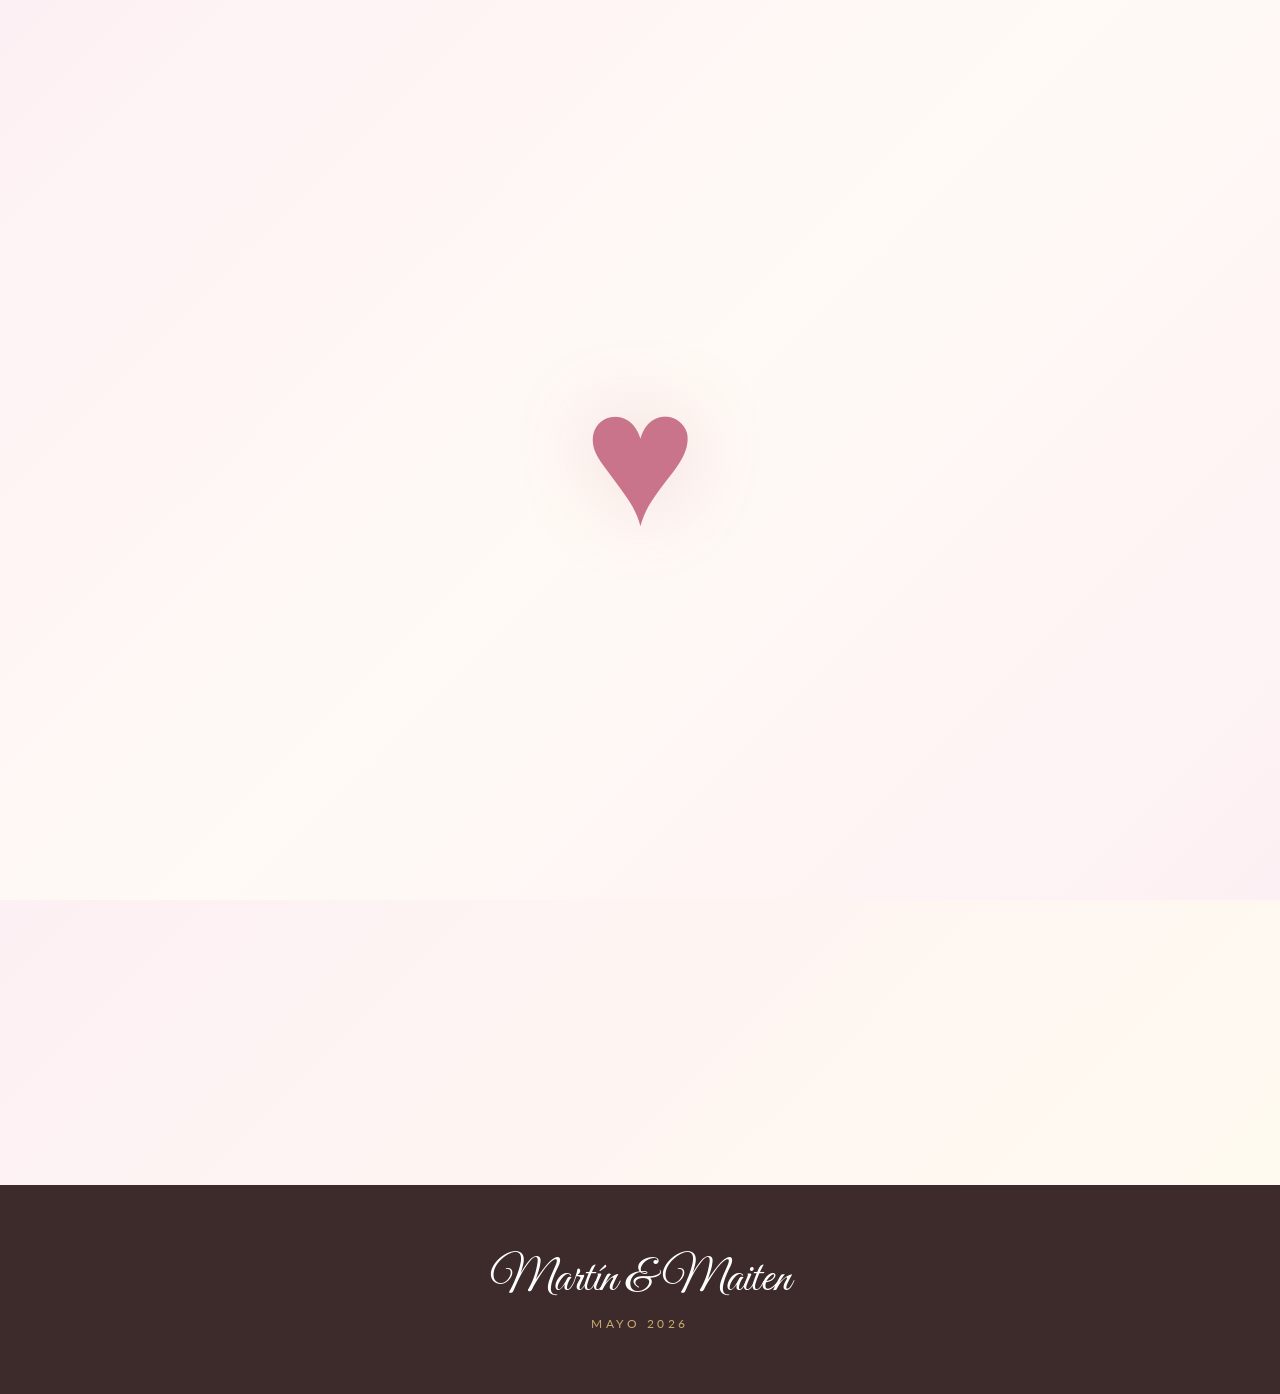
<file: invitacion-mm/index.html>
<!DOCTYPE html>
<html lang="es">
<head>
    <meta charset="UTF-8">
    <meta name="viewport" content="width=device-width, initial-scale=1.0">
    <title>M & M</title>
    <link rel="icon" type="image/png" href="https://images.icon-icons.com/1661/PNG/512/12135kissmark_110383.png">
    <link href="https://fonts.googleapis.com/css2?family=Great+Vibes&family=Playfair+Display:ital,wght@0,400;0,600;1,400&family=Lato:wght@300;400&display=swap" rel="stylesheet">
    <link rel="stylesheet" href="css/styles.css">
</head>
<body>

<!-- ════════════ OVERLAY ════════════ -->
<div id="overlay">

    <!-- Fase 1: corazón -->
    <div id="ov-intro">
        <div id="ov-heart-big">♥</div>
    </div>

    <!-- Fase 2: invitación -->
    <div class="ov-box" id="ov-box">
        <span class="ov-heart">♥</span>
        <div class="ov-names">Maiten</div>
        <div class="ov-question">Estás siendo cordialmente invitada a una salida romántica con tu novio ¿Aceptás esta invitación?</div>
        <div class="ov-btns">
            <button id="btn-si" onclick="acceptInvite()">Sí &nbsp;♥</button>
            <button id="btn-no">No</button>
        </div>
    </div>

</div>

<!-- ════════════ HERO ════════════ -->
<section id="hero">
    <div class="petals-container" id="petals"></div>
    <div class="hero-content">
        <div class="hero-eyebrow">una celebración de amor</div>
        <div class="hero-names">M &amp; M</div>
        <div class="hero-sub">Martín &amp; Maiten</div>
        <div class="divider">
            <div class="line"></div><div class="dot"></div><div class="line"></div>
        </div>
        <div class="hero-title">
            <span id="hero-toggle" class="hero-toggle">9 meses de novios</span>
        </div>
    </div>
    <div class="scroll-cue" onclick="document.getElementById('contador').scrollIntoView({behavior:'smooth'})">
        <span>seguir</span>
        <div class="arrow"></div>
    </div>
</section>

<div id="contador" class="full-bleed">
    <div class="inner" style="text-align:center">
        <div class="eyebrow fi">Todavia es una sorpresa</div>
        <div class="sec-title fi">Todavia es un secreto 🤫</div>
    </div>
</div>
<!-- 
    ════════════ CONTADOR ════════════ 
    <div id="contador" class="full-bleed">
        <div class="inner" style="text-align:center">
            <div class="eyebrow fi">el tiempo vuela cuando estás con vos</div>
            <div class="sec-title fi">Nuestro tiempo juntos</div>
            <div class="counters-grid fi">

                <div class="counter-card">
                    <div class="cnt-num" id="dias-novios">—</div>
                    <div class="cnt-unit">días</div>
                    <div class="cnt-label">de novios</div>
                </div>

                <div class="counter-card">
                    <div class="cnt-num" id="dias-salida">—</div>
                    <div class="cnt-unit">días</div>
                    <div class="cnt-label">de nuestra primera salida</div>
                </div>

                <div class="counter-card">
                    <div class="cnt-num" id="dias-conocidos">—</div>
                    <div class="cnt-unit">días</div>
                    <div class="cnt-label">de conocernos</div>
                </div>

            </div>
        </div>
    </div>


     ════════════ AGENDA ════════════ 
    <div id="agenda" class="full-bleed">
        <div class="inner" style="text-align:center">
            <div class="eyebrow fi">lo que viene</div>
            <div class="sec-title fi">El plan del día</div>
            <div class="date-badge fi">21 · Mayo · 2026</div>

            <div class="agenda-program">
                <div class="ap-item">
                    <div class="ap-time">18:00</div>
                    <div class="ap-content">
                        <div class="ap-icon">🌸</div>
                        <div class="ap-title">Encuentro en nuestro lugar</div>
                        <div class="ap-desc">El inicio de una noche muy especial</div>
                    </div>
                </div>
                <div class="ap-item">
                    <div class="ap-time">19:30</div>
                    <div class="ap-content">
                        <div class="ap-icon">🥂</div>
                        <div class="ap-title">Brindis por nosotros</div>
                        <div class="ap-desc">Por todo lo que construimos y lo que viene</div>
                    </div>
                </div>
                <div class="ap-item">
                    <div class="ap-time">20:30</div>
                    <div class="ap-content">
                        <div class="ap-icon">🕯️</div>
                        <div class="ap-title">Cena romántica</div>
                        <div class="ap-desc">Una mesa solo para los dos</div>
                    </div>
                </div>
                <div class="ap-item">
                    <div class="ap-time">22:00</div>
                    <div class="ap-content">
                        <div class="ap-icon">🌙</div>
                        <div class="ap-title">Paseo bajo las estrellas</div>
                        <div class="ap-desc">De la mano, como siempre</div>
                    </div>
                </div>
                <div class="ap-item">
                    <div class="ap-time">23:00</div>
                    <div class="ap-content">
                        <div class="ap-icon">🎁</div>
                        <div class="ap-title">La sorpresa ✨</div>
                        <div class="ap-desc">Eso no se cuenta… ya lo vas a ver</div>
                    </div>
                </div>
            </div>
        </div>
    </div>

     ════════════ COUNTDOWN ════════════
    <div id="countdown" class="full-bleed">
        <div class="inner" style="text-align:center">
            <div class="eyebrow fi" style="color:var(--gold);opacity:.7">nos encontramos en</div>
            <div class="sec-title fi" style="color:white">9 de Junio, 2026</div>

            <div class="cd-grid fi">
                <div class="cd-unit">
                    <div class="cd-num" id="cd-days">--</div>
                    <div class="cd-label">días</div>
                </div>
                <div class="cd-sep">:</div>
                <div class="cd-unit">
                    <div class="cd-num" id="cd-hours">--</div>
                    <div class="cd-label">horas</div>
                </div>
                <div class="cd-sep">:</div>
                <div class="cd-unit">
                    <div class="cd-num" id="cd-mins">--</div>
                    <div class="cd-label">minutos</div>
                </div>
                <div class="cd-sep">:</div>
                <div class="cd-unit">
                    <div class="cd-num" id="cd-secs">--</div>
                    <div class="cd-label">segundos</div>
                </div>
            </div>
        </div>
    </div>

    ════════════ CARTA ════════════ 
    <div id="carta" class="section-wrap" style="text-align:center">
        <div class="eyebrow fi">desde el corazón</div>
        <div class="sec-title fi">Para vos</div>
        <div class="sec-sub fi">Algunas cosas que no siempre se dicen pero se sienten</div>

        <div class="letter fi">
            <div class="letter-body">
                Hace un año apareció alguien que cambió la forma en que veo el mundo.
                No lo planeé, no lo busqué especialmente —&nbsp;simplemente pasó,
                como pasan las cosas que realmente importan.
                <br><br>
                Hoy, con 9 meses de novios y 12 de conocernos, solo puedo decir una cosa:
                gracias por elegirme cada día. Por las charlas que no terminan,
                por los silencios que no incomodan, por hacerme reír cuando más lo necesito.
                <br><br>
                Esto es solo el principio. Y yo quiero estar en cada capítulo.
            </div>
            <div class="letter-sign">Con todo mi amor, M ♥</div>
        </div>
    </div>

     ════════════ GALERÍA ════════════ 
    <div id="galeria" class="full-bleed">
        <div class="inner" style="text-align:center">
            <div class="eyebrow fi">nuestros momentos</div>
            <div class="sec-title fi">Nuestra galería</div>
            <div class="sec-sub fi">Los recuerdos que guardamos</div>

            <div class="gallery-grid fi">
                <div class="g-item"><div class="g-ph"><div class="ico">📷</div><div class="lbl">tu foto favorita</div></div></div>
                <div class="g-item"><div class="g-ph"><div class="ico">🌸</div></div></div>
                <div class="g-item"><div class="g-ph"><div class="ico">✨</div></div></div>
                <div class="g-item"><div class="g-ph"><div class="ico">🥂</div></div></div>
                <div class="g-item"><div class="g-ph"><div class="ico">🌙</div></div></div>
                <div class="g-item"><div class="g-ph"><div class="ico">♥</div></div></div>
            </div>
        </div>
    </div>
-->
<!-- ════════════ FOOTER ════════════ -->
<footer>
    <div class="ft-names">Martín &amp; Maiten</div>
    <div class="ft-tag">Mayo 2026</div>
</footer>

<script src="js/overlay.js"></script>
<script src="js/app.js"></script>

</body>
</html>
</file>
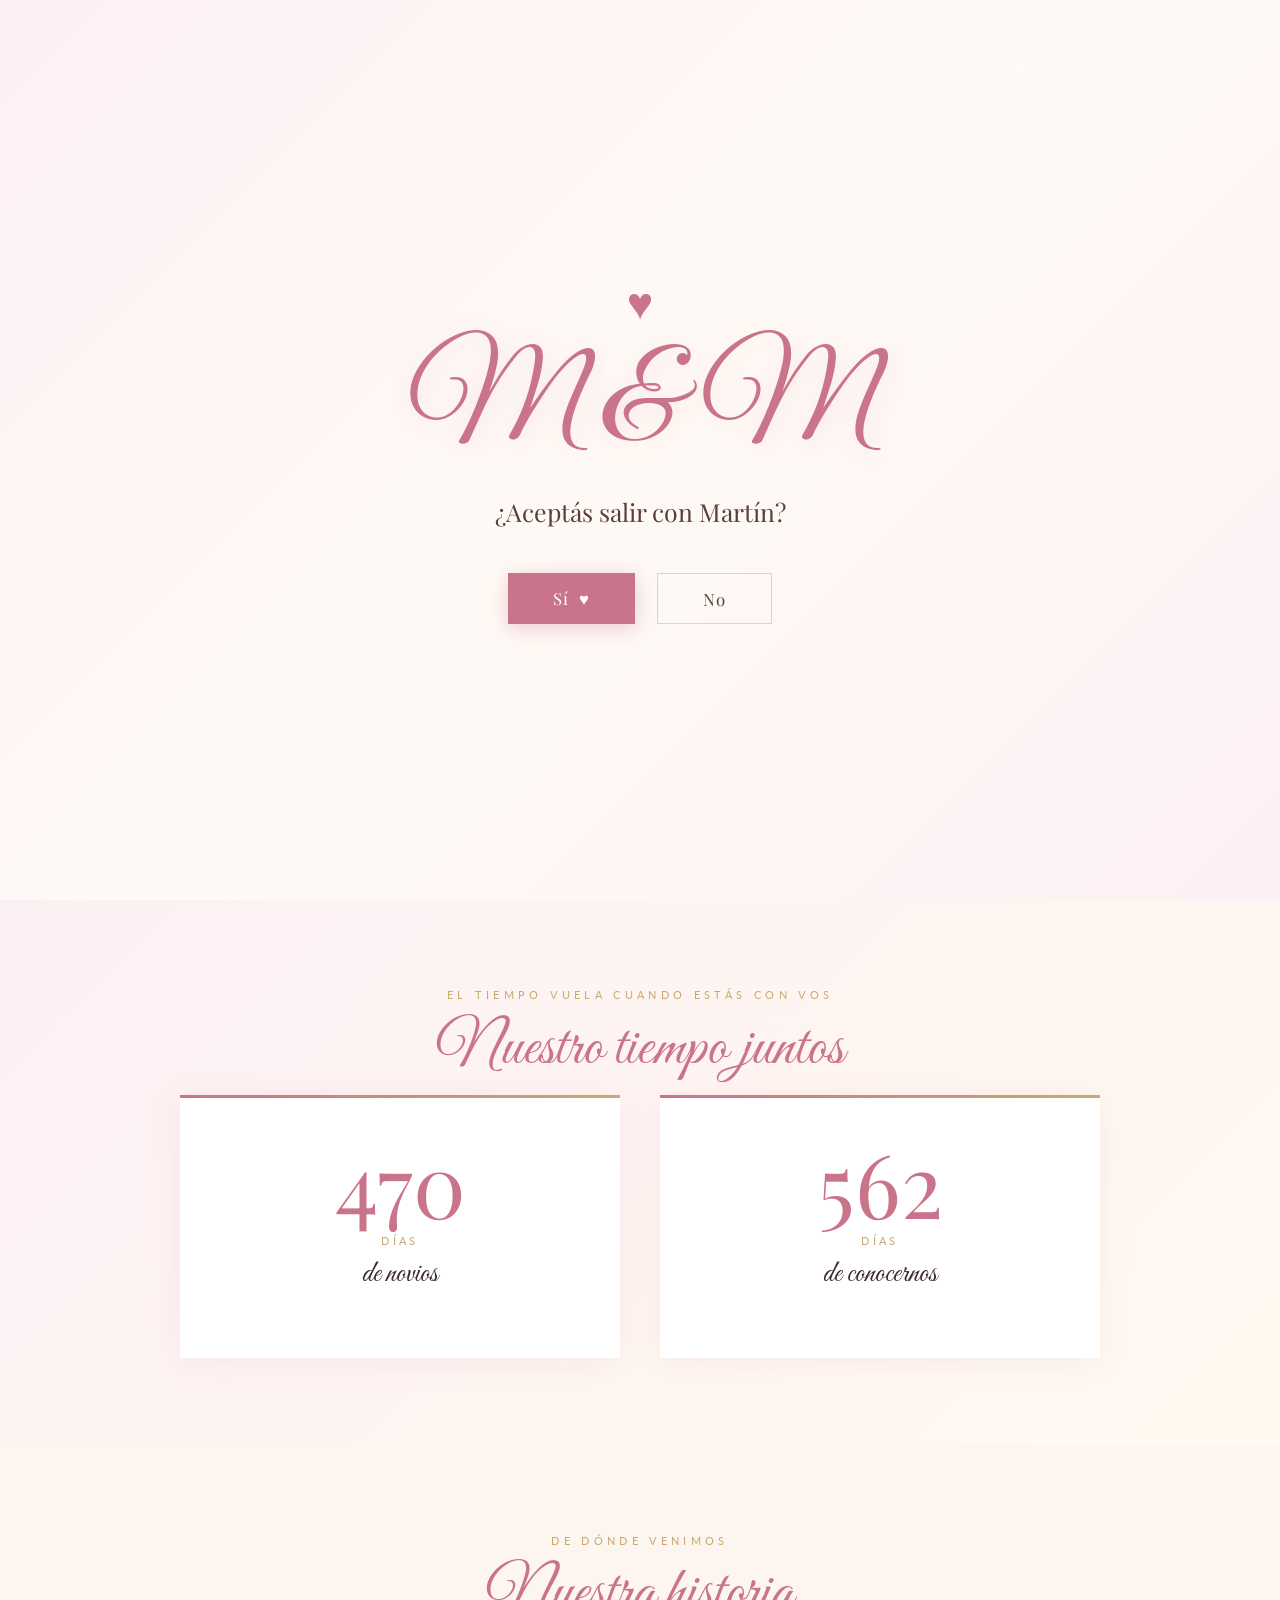
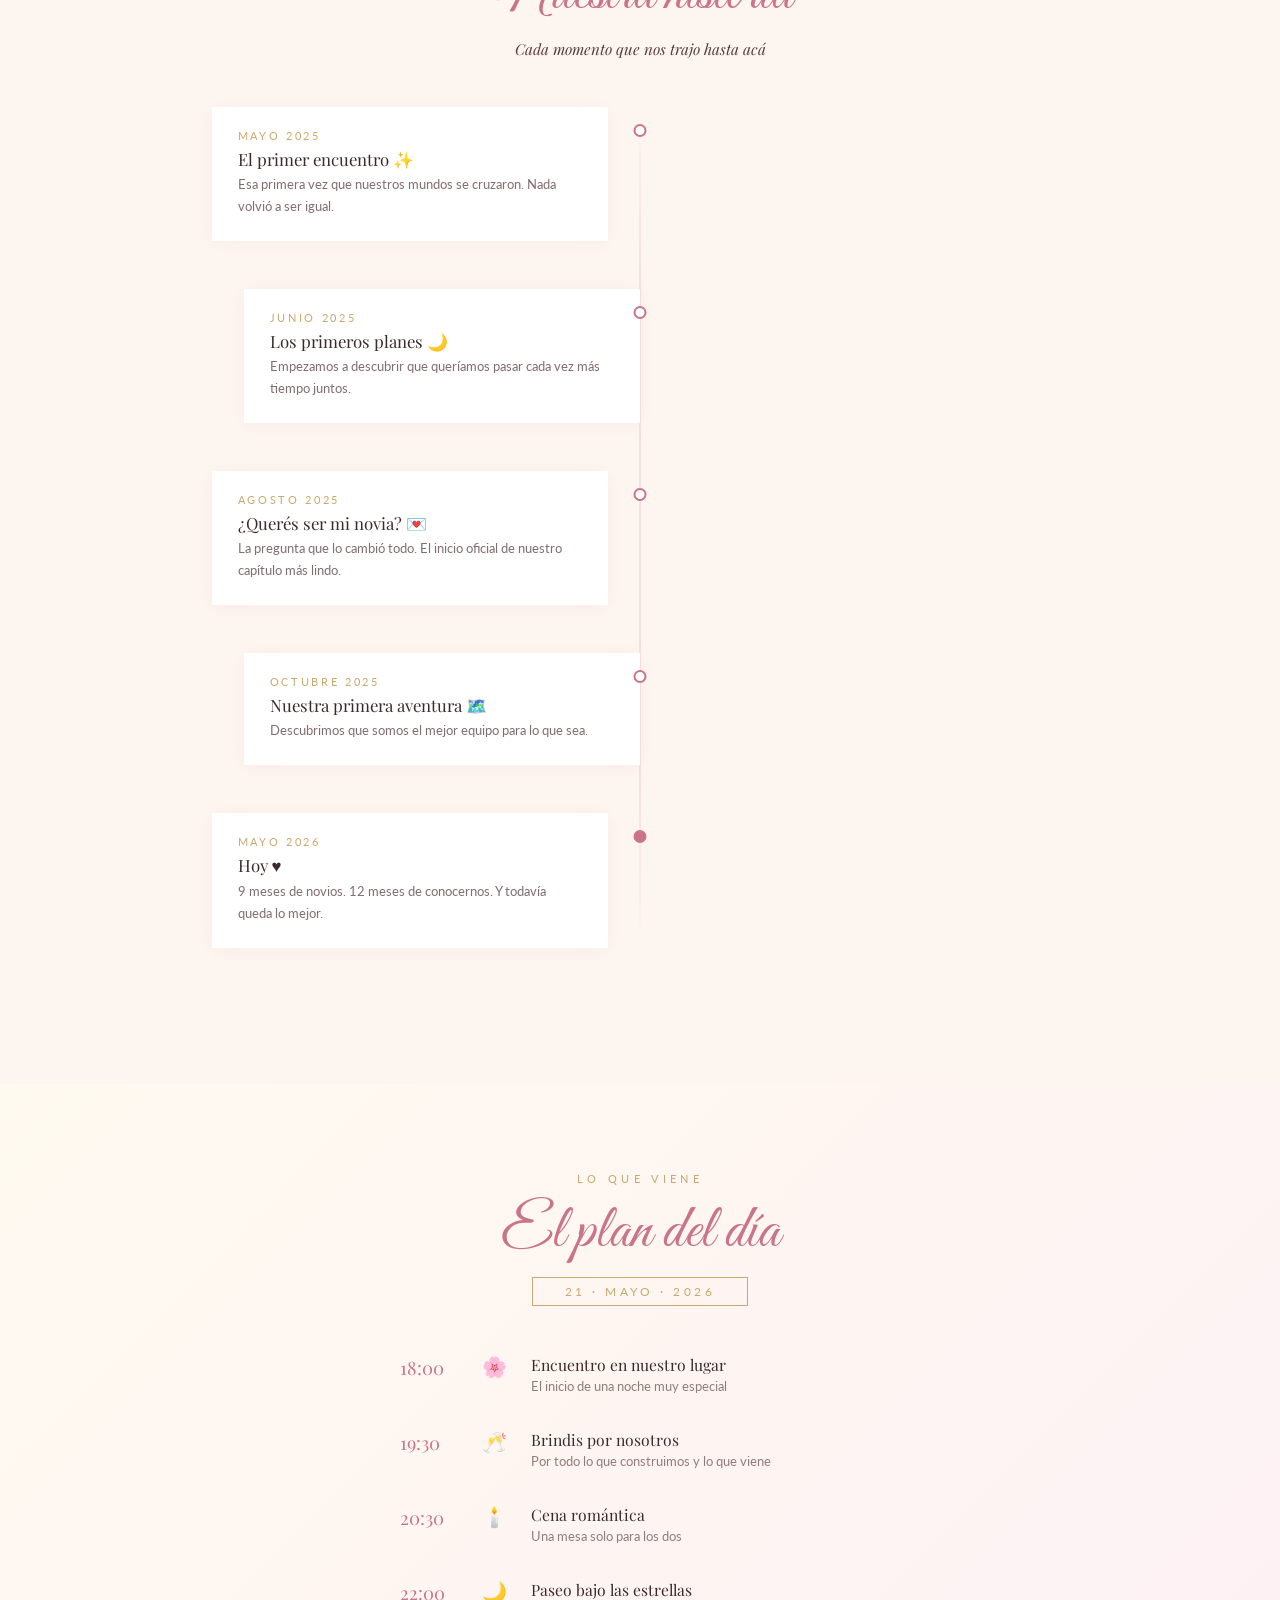
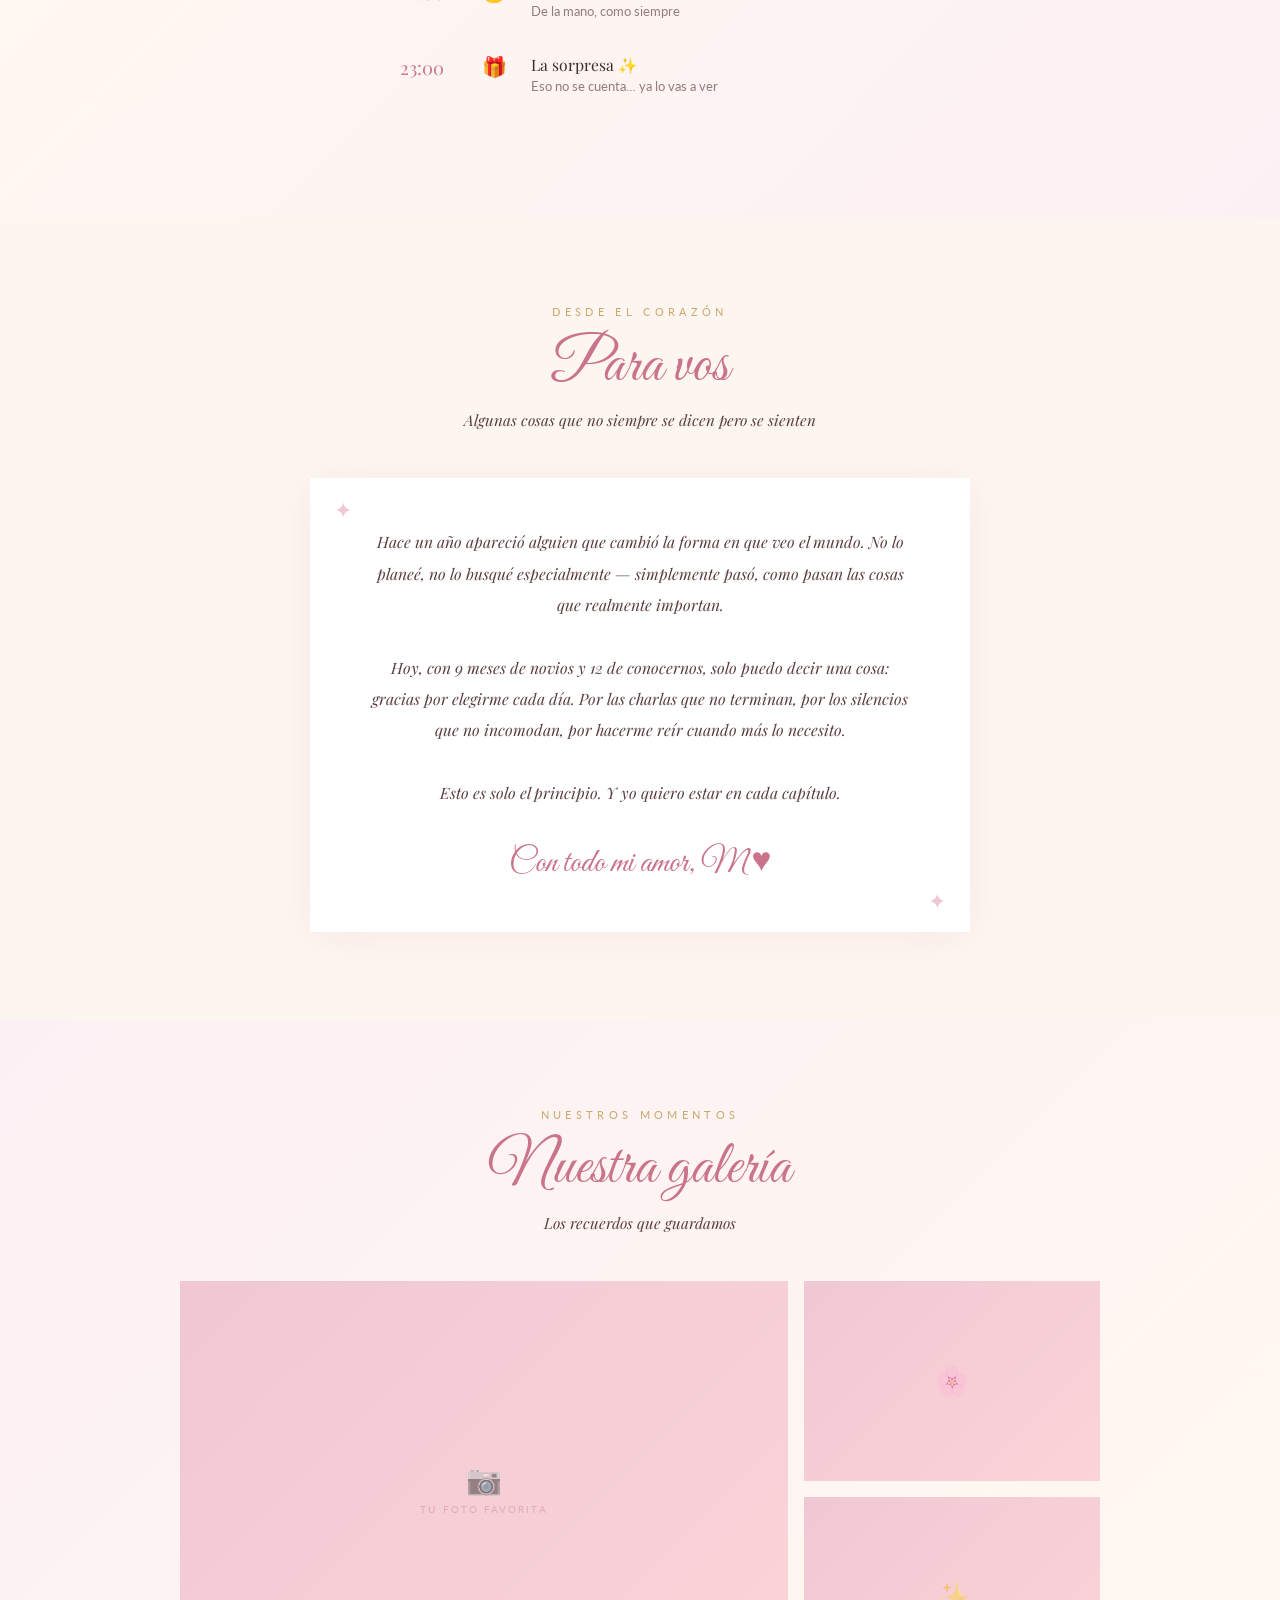
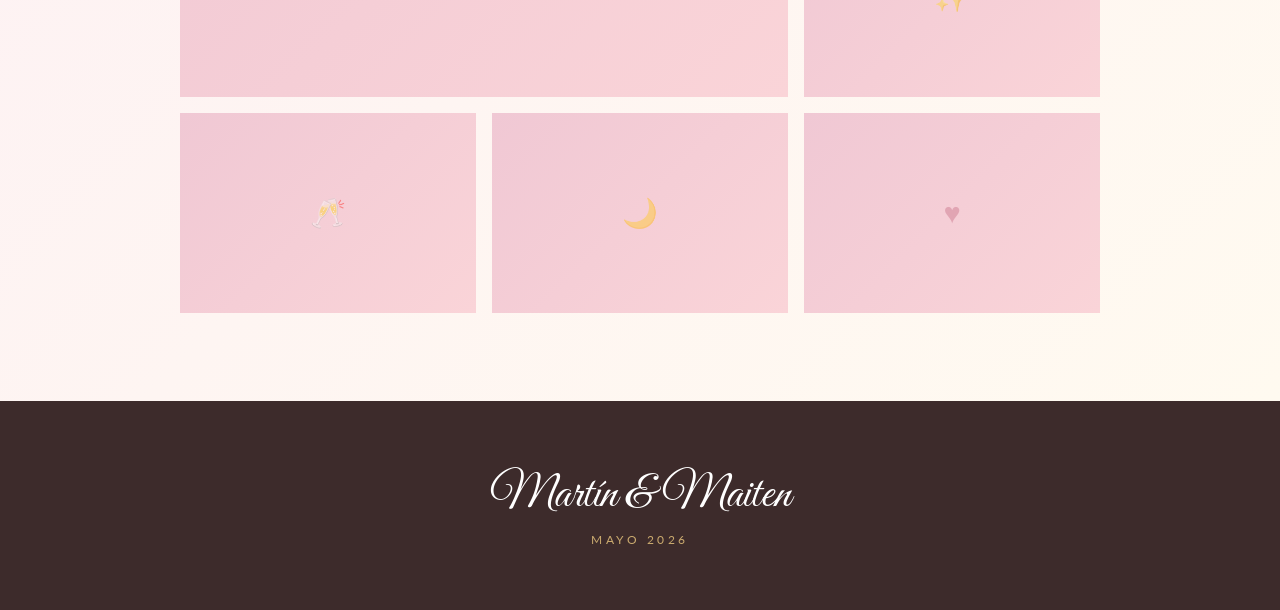
<file: invitacion-mm.html>
<!DOCTYPE html>
<html lang="es">
<head>
    <meta charset="UTF-8">
    <meta name="viewport" content="width=device-width, initial-scale=1.0">
    <title>M & M</title>
    <link href="https://fonts.googleapis.com/css2?family=Great+Vibes&family=Playfair+Display:ital,wght@0,400;0,600;1,400&family=Lato:wght@300;400&display=swap" rel="stylesheet">
    <style>
        * { margin: 0; padding: 0; box-sizing: border-box; }

        :root {
            --rose:       #c9748a;
            --rose-light: #f0c8d4;
            --gold:       #c9a96e;
            --cream:      #fdf6f0;
            --dark:       #3d2b2b;
            --text:       #5a3e3e;
        }

        html { scroll-behavior: smooth; }

        body {
            font-family: 'Lato', sans-serif;
            background: var(--cream);
            color: var(--text);
            overflow-x: hidden;
        }

        /* ── OVERLAY ──────────────────────────────────── */
        #overlay {
            position: fixed;
            inset: 0;
            background: linear-gradient(135deg, #fdf0f4 0%, #fffaf5 50%, #fdf0f4 100%);
            z-index: 9999;
            display: flex;
            align-items: center;
            justify-content: center;
            text-align: center;
            overflow: hidden;
            transition: opacity .8s ease;
        }
        #overlay.hiding { opacity: 0; pointer-events: none; }

        .ov-box {
            position: relative;
            z-index: 1;
            padding: 3rem 2rem;
            animation: ov-enter .9s cubic-bezier(.34,1.56,.64,1) both;
        }
        @keyframes ov-enter {
            from { opacity: 0; transform: scale(.85) translateY(24px); }
            to   { opacity: 1; transform: scale(1)   translateY(0);    }
        }

        .ov-heart {
            font-size: 2.8rem;
            color: var(--rose);
            display: block;
            margin-bottom: .8rem;
            animation: pulse 1.6s ease infinite;
        }
        @keyframes pulse {
            0%,100% { transform: scale(1);    }
            50%      { transform: scale(1.18); }
        }

        .ov-names {
            font-family: 'Great Vibes', cursive;
            font-size: clamp(3.5rem, 13vw, 8rem);
            color: var(--rose);
            line-height: 1;
            text-shadow: 2px 4px 24px rgba(201,116,138,.18);
            margin-bottom: .3rem;
        }

        .ov-question {
            font-family: 'Playfair Display', serif;
            font-size: clamp(1.05rem, 3vw, 1.55rem);
            color: var(--text);
            margin: 1.6rem 0 2.8rem;
            font-weight: 400;
        }

        .ov-btns {
            display: flex;
            gap: 1.4rem;
            justify-content: center;
            flex-wrap: wrap;
        }

        #btn-si {
            font-family: 'Playfair Display', serif;
            font-size: 1.05rem;
            padding: .85rem 2.8rem;
            background: var(--rose);
            color: white;
            border: none;
            cursor: pointer;
            letter-spacing: .06em;
            transition: background .25s, transform .3s ease, box-shadow .3s ease;
            box-shadow: 0 4px 20px rgba(201,116,138,.35);
        }
        #btn-si:hover {
            background: #b5607a;
            transform: scale(1.06);
            box-shadow: 0 6px 30px rgba(201,116,138,.5);
        }

        #btn-no {
            font-family: 'Playfair Display', serif;
            font-size: 1.05rem;
            padding: .85rem 2.8rem;
            background: transparent;
            color: var(--text);
            border: 1px solid var(--rose-light);
            cursor: pointer;
            letter-spacing: .06em;
            transition: opacity .3s ease, transform .3s ease, left .35s cubic-bezier(.34,1.56,.64,1), top .35s cubic-bezier(.34,1.56,.64,1);
        }
        #btn-no.dimmed {
            opacity: .45;
            transform: translateX(10px);
        }

        #btn-si.spotlight {
            transform: scale(1.06);
            box-shadow: 0 6px 28px rgba(201,116,138,.55);
        }

        @keyframes sparkleUp {
            0%   { opacity: 1; transform: translateY(0)    scale(1);   }
            100% { opacity: 0; transform: translateY(-36px) scale(.5); }
        }

        /* ── HERO ─────────────────────────────────────── */
        #hero {
            height: 100vh;
            background: linear-gradient(135deg, #fdf0f4 0%, #fffaf5 50%, #fdf0f4 100%);
            display: flex;
            flex-direction: column;
            align-items: center;
            justify-content: center;
            text-align: center;
            position: relative;
            overflow: hidden;
        }

        .petals-container {
            position: absolute;
            inset: 0;
            pointer-events: none;
            overflow: hidden;
        }

        .petal {
            position: absolute;
            top: -20px;
            opacity: .7;
            animation: fall linear infinite;
        }

        @keyframes fall {
            from { transform: translateY(-20px) rotate(0deg);   opacity: .8; }
            to   { transform: translateY(110vh) rotate(360deg); opacity: 0;  }
        }

        .hero-content { position: relative; z-index: 1; padding: 2rem; }

        .hero-eyebrow {
            font-weight: 300;
            letter-spacing: .35em;
            text-transform: uppercase;
            font-size: .72rem;
            color: var(--gold);
            margin-bottom: 1.4rem;
        }

        .hero-names {
            font-family: 'Great Vibes', cursive;
            font-size: clamp(4.5rem, 14vw, 10rem);
            color: var(--rose);
            line-height: 1;
            text-shadow: 2px 4px 24px rgba(201,116,138,.18);
            margin-bottom: .4rem;
        }

        .hero-sub {
            font-weight: 300;
            font-size: .85rem;
            letter-spacing: .25em;
            color: var(--gold);
            margin-bottom: 2rem;
        }

        .divider {
            display: flex;
            align-items: center;
            gap: .8rem;
            margin: 0 auto 1.8rem;
            width: fit-content;
        }
        .divider .line { width: 55px; height: 1px; background: var(--gold); }
        .divider .dot  { width: 5px; height: 5px; background: var(--rose); border-radius: 50%; }

        .hero-title {
            font-family: 'Playfair Display', serif;
            font-size: clamp(1rem, 2.8vw, 1.35rem);
            font-weight: 400;
            color: var(--text);
            line-height: 2;
        }

        .scroll-cue {
            position: absolute;
            bottom: 2rem;
            display: flex;
            flex-direction: column;
            align-items: center;
            gap: .5rem;
            animation: bob 2s ease infinite;
            cursor: pointer;
        }
        .scroll-cue span { font-size: .65rem; letter-spacing: .25em; text-transform: uppercase; color: var(--gold); }
        .scroll-cue .arrow {
            width: 18px; height: 18px;
            border-right: 1px solid var(--gold);
            border-bottom: 1px solid var(--gold);
            transform: rotate(45deg);
        }
        @keyframes bob { 0%,100% { transform: translateY(0); } 50% { transform: translateY(7px); } }

        /* ── SHARED SECTION STYLES ────────────────────── */
        .section-wrap {
            padding: 5.5rem 2rem;
            max-width: 920px;
            margin: 0 auto;
        }

        .full-bleed { max-width: 100%; padding: 5.5rem 2rem; }
        .full-bleed .inner { max-width: 920px; margin: 0 auto; }

        .eyebrow {
            font-size: .68rem;
            letter-spacing: .4em;
            text-transform: uppercase;
            color: var(--gold);
            margin-bottom: .6rem;
        }

        .sec-title {
            font-family: 'Great Vibes', cursive;
            font-size: clamp(2.4rem, 7vw, 3.8rem);
            color: var(--rose);
            margin-bottom: .4rem;
        }

        .sec-sub {
            font-family: 'Playfair Display', serif;
            font-size: .95rem;
            font-style: italic;
            color: var(--text);
            opacity: .65;
            margin-bottom: 3rem;
        }

        /* ── CONTADOR ─────────────────────────────────── */
        #contador { background: linear-gradient(135deg, #fdf0f4, #fffaf0); }

        .counters-grid {
            display: grid;
            grid-template-columns: 1fr 1fr;
            gap: 2.5rem;
            margin-top: .5rem;
        }
        @media (max-width: 560px) { .counters-grid { grid-template-columns: 1fr; gap: 1.8rem; } }

        .counter-card {
            padding: 2.8rem 2rem;
            background: white;
            box-shadow: 0 4px 32px rgba(201,116,138,.1);
            position: relative;
            text-align: center;
            cursor: pointer;
            transition: transform .25s ease, box-shadow .25s ease;
        }
        .counter-card:hover { transform: translateY(-3px); box-shadow: 0 8px 40px rgba(201,116,138,.18); }
        .counter-card::before {
            content: '';
            position: absolute; top: 0; left: 0; right: 0; height: 3px;
            background: linear-gradient(90deg, var(--rose), var(--gold));
        }

        .cnt-num {
            font-family: 'Playfair Display', serif;
            font-size: clamp(3.2rem, 9vw, 5.5rem);
            color: var(--rose);
            line-height: 1;
            margin-bottom: .4rem;
        }
        .cnt-unit  { font-size: .7rem; letter-spacing: .3em; text-transform: uppercase; color: var(--gold); margin-bottom: .5rem; }
        .cnt-label { font-family: 'Great Vibes', cursive; font-size: 1.9rem; color: var(--dark); transition: opacity .3s; }
        .cnt-hint  { font-size: .65rem; color: var(--gold); letter-spacing: .1em; margin-top: .5rem; opacity: 0; transition: opacity .3s; }
        .counter-card:hover .cnt-hint { opacity: 1; }

        /* ── TIMELINE ─────────────────────────────────── */
        #historia { text-align: center; }

        .timeline { position: relative; margin-top: 1rem; text-align: left; }
        .timeline::before {
            content: '';
            position: absolute;
            left: 50%; top: 0; bottom: 0; width: 1px;
            background: linear-gradient(180deg, transparent 0%, var(--rose-light) 20%, var(--rose-light) 80%, transparent 100%);
            transform: translateX(-50%);
        }
        @media (max-width: 600px) { .timeline::before { left: 18px; } }

        .tl-item {
            display: flex;
            align-items: flex-start;
            gap: 2rem;
            margin-bottom: 3rem;
            position: relative;
        }
        .tl-item:nth-child(odd)  { flex-direction: row; }
        .tl-item:nth-child(even) { flex-direction: row-reverse; }
        @media (max-width: 600px) {
            .tl-item:nth-child(odd),
            .tl-item:nth-child(even) { flex-direction: row; padding-left: 46px; }
        }

        .tl-dot {
            position: absolute;
            left: 50%; transform: translateX(-50%);
            width: 13px; height: 13px;
            background: white;
            border: 2px solid var(--rose);
            border-radius: 50%;
            z-index: 1;
            top: 1.1rem;
        }
        @media (max-width: 600px) { .tl-dot { left: 18px; } }

        .tl-card {
            width: calc(50% - 2rem);
            background: white;
            padding: 1.4rem 1.6rem;
            box-shadow: 0 2px 20px rgba(201,116,138,.08);
        }
        .tl-ghost { width: calc(50% - 2rem); visibility: hidden; }
        @media (max-width: 600px) { .tl-card, .tl-ghost { width: 100%; } .tl-ghost { display: none; } }

        .tl-date  { font-size: .67rem; letter-spacing: .25em; text-transform: uppercase; color: var(--gold); margin-bottom: .35rem; }
        .tl-event { font-family: 'Playfair Display', serif; font-size: 1.05rem; color: var(--dark); margin-bottom: .3rem; }
        .tl-desc  { font-size: .83rem; line-height: 1.65; opacity: .75; }

        /* ── AGENDA ───────────────────────────────────── */
        #agenda { background: linear-gradient(135deg, #fffaf0, #fdf0f4); text-align: center; }

        .date-badge {
            display: inline-block;
            padding: .45rem 2rem;
            border: 1px solid var(--gold);
            color: var(--gold);
            font-size: .72rem;
            letter-spacing: .3em;
            text-transform: uppercase;
            margin-bottom: 3rem;
        }

        .agenda-list { max-width: 480px; margin: 0 auto; }

        .ag-item {
            display: flex;
            gap: 1.4rem;
            align-items: flex-start;
            margin-bottom: 2.2rem;
            text-align: left;
            opacity: 0;
            transform: translateY(18px);
            transition: all .55s ease;
        }
        .ag-item.visible { opacity: 1; transform: translateY(0); }

        .ag-time  { font-family: 'Playfair Display', serif; font-size: 1.15rem; color: var(--rose); min-width: 58px; padding-top: 1px; }
        .ag-icon  { font-size: 1.25rem; min-width: 28px; text-align: center; }
        .ag-title { font-family: 'Playfair Display', serif; font-size: .98rem; color: var(--dark); margin-bottom: .18rem; }
        .ag-desc  { font-size: .8rem; opacity: .65; }

        /* ── CARTA ────────────────────────────────────── */
        #carta { text-align: center; }

        .letter {
            max-width: 660px;
            margin: 0 auto;
            background: white;
            padding: 3rem 3.5rem;
            box-shadow: 0 4px 40px rgba(201,116,138,.1);
            position: relative;
        }
        @media (max-width: 560px) { .letter { padding: 2rem 1.8rem; } }

        .letter::before { content: '✦'; position: absolute; top: 1.1rem; left: 1.5rem;  color: var(--rose-light); font-size: 1.4rem; }
        .letter::after  { content: '✦'; position: absolute; bottom: 1.1rem; right: 1.5rem; color: var(--rose-light); font-size: 1.4rem; }

        .letter-body {
            font-family: 'Playfair Display', serif;
            font-size: .98rem;
            line-height: 2;
            color: var(--text);
            font-style: italic;
            margin-bottom: 2rem;
        }
        .letter-sign { font-family: 'Great Vibes', cursive; font-size: 2.1rem; color: var(--rose); }

        /* ── GALERÍA ──────────────────────────────────── */
        #galeria { background: linear-gradient(135deg, #fdf0f4, #fffaf0); text-align: center; }

        .gallery-grid {
            display: grid;
            grid-template-columns: repeat(3, 1fr);
            grid-auto-rows: 200px;
            gap: 1rem;
            margin-top: 1rem;
        }
        @media (max-width: 560px) {
            .gallery-grid { grid-template-columns: repeat(2, 1fr); grid-auto-rows: 150px; }
        }

        .g-item {
            background: var(--rose-light);
            overflow: hidden;
            cursor: pointer;
            transition: transform .3s ease, box-shadow .3s ease;
        }
        .g-item:hover { transform: scale(1.02); box-shadow: 0 8px 30px rgba(201,116,138,.2); }
        .g-item:first-child { grid-column: span 2; grid-row: span 2; }

        .g-ph {
            width: 100%; height: 100%;
            display: flex; flex-direction: column;
            align-items: center; justify-content: center;
            gap: .4rem;
            background: linear-gradient(135deg, #f0c8d4, #fad4d8);
            color: var(--rose);
        }
        .g-ph .ico { font-size: 1.8rem; opacity: .45; }
        .g-ph .lbl { font-size: .65rem; letter-spacing: .2em; text-transform: uppercase; opacity: .4; }

        /* ── FOOTER ───────────────────────────────────── */
        footer { text-align: center; padding: 4rem 2rem; background: var(--dark); }
        .ft-names { font-family: 'Great Vibes', cursive; font-size: 3rem; color: white; margin-bottom: .5rem; }
        .ft-tag   { font-size: .72rem; letter-spacing: .3em; text-transform: uppercase; color: var(--gold); }

        /* ── FADE-IN ──────────────────────────────────── */
        .fi { opacity: 0; transform: translateY(28px); transition: opacity .7s ease, transform .7s ease; }
        .fi.on { opacity: 1; transform: translateY(0); }
    </style>
</head>
<body>

<!-- ════════════ OVERLAY ════════════ -->
<div id="overlay">
    <div class="petals-container" id="ov-petals"></div>

    <div class="ov-box">
        <span class="ov-heart">♥</span>
        <div class="ov-names">M &amp; M</div>
        <div class="ov-question">¿Aceptás salir con Martín?</div>

        <div class="ov-btns" id="ov-btns">
            <button id="btn-si" onclick="acceptInvite()">Sí &nbsp;♥</button>
            <button id="btn-no">No</button>
        </div>

    </div>

</div>

<!-- ════════════ HERO ════════════ -->
<section id="hero">
    <div class="petals-container" id="petals"></div>

    <div class="hero-content">
        <div class="hero-eyebrow">una celebración de amor</div>
        <div class="hero-names">M &amp; M</div>
        <div class="hero-sub">Martín &amp; Maiten</div>
        <div class="divider"><div class="line"></div><div class="dot"></div><div class="line"></div></div>
        <div class="hero-title">
            9 meses de novios<br>
            <span style="font-size:.8em;opacity:.5;">✦</span><br>
            12 meses de conocernos
        </div>
    </div>

    <div class="scroll-cue" onclick="document.getElementById('contador').scrollIntoView({behavior:'smooth'})">
        <span>seguir</span>
        <div class="arrow"></div>
    </div>
</section>

<!-- ════════════ CONTADOR ════════════ -->
<div id="contador" class="full-bleed">
    <div class="inner" style="text-align:center">
        <div class="eyebrow fi">el tiempo vuela cuando estás con vos</div>
        <div class="sec-title fi">Nuestro tiempo juntos</div>
        <div class="counters-grid fi">
            <div class="counter-card" id="card-novios" onclick="toggleNovios()">
                <div class="cnt-num" id="dias-novios">—</div>
                <div class="cnt-unit">días</div>
                <div class="cnt-label" id="label-novios">de novios</div>
                <div class="cnt-hint">toca para ver más ✦</div>
            </div>
            <div class="counter-card">
                <div class="cnt-num" id="dias-conocidos">—</div>
                <div class="cnt-unit">días</div>
                <div class="cnt-label">de conocernos</div>
            </div>
        </div>
    </div>
</div>

<!-- ════════════ HISTORIA ════════════ -->
<div id="historia" class="section-wrap" style="text-align:center">
    <div class="eyebrow fi">de dónde venimos</div>
    <div class="sec-title fi">Nuestra historia</div>
    <div class="sec-sub fi">Cada momento que nos trajo hasta acá</div>

    <div class="timeline">
        <div class="tl-item fi">
            <div class="tl-card">
                <div class="tl-date">Mayo 2025</div>
                <div class="tl-event">El primer encuentro ✨</div>
                <div class="tl-desc">Esa primera vez que nuestros mundos se cruzaron. Nada volvió a ser igual.</div>
            </div>
            <div class="tl-dot"></div>
            <div class="tl-ghost"></div>
        </div>

        <div class="tl-item fi">
            <div class="tl-ghost"></div>
            <div class="tl-dot"></div>
            <div class="tl-card">
                <div class="tl-date">Junio 2025</div>
                <div class="tl-event">Los primeros planes 🌙</div>
                <div class="tl-desc">Empezamos a descubrir que queríamos pasar cada vez más tiempo juntos.</div>
            </div>
        </div>

        <div class="tl-item fi">
            <div class="tl-card">
                <div class="tl-date">Agosto 2025</div>
                <div class="tl-event">¿Querés ser mi novia? 💌</div>
                <div class="tl-desc">La pregunta que lo cambió todo. El inicio oficial de nuestro capítulo más lindo.</div>
            </div>
            <div class="tl-dot"></div>
            <div class="tl-ghost"></div>
        </div>

        <div class="tl-item fi">
            <div class="tl-ghost"></div>
            <div class="tl-dot"></div>
            <div class="tl-card">
                <div class="tl-date">Octubre 2025</div>
                <div class="tl-event">Nuestra primera aventura 🗺️</div>
                <div class="tl-desc">Descubrimos que somos el mejor equipo para lo que sea.</div>
            </div>
        </div>

        <div class="tl-item fi">
            <div class="tl-card">
                <div class="tl-date">Mayo 2026</div>
                <div class="tl-event">Hoy ♥</div>
                <div class="tl-desc">9 meses de novios. 12 meses de conocernos. Y todavía queda lo mejor.</div>
            </div>
            <div class="tl-dot" style="background:var(--rose);border-color:var(--rose)"></div>
            <div class="tl-ghost"></div>
        </div>
    </div>
</div>

<!-- ════════════ AGENDA ════════════ -->
<div id="agenda" class="full-bleed">
    <div class="inner" style="text-align:center">
        <div class="eyebrow fi">lo que viene</div>
        <div class="sec-title fi">El plan del día</div>
        <div class="date-badge fi">21 · Mayo · 2026</div>

        <div class="agenda-list">
            <div class="ag-item">
                <div class="ag-time">18:00</div>
                <div class="ag-icon">🌸</div>
                <div>
                    <div class="ag-title">Encuentro en nuestro lugar</div>
                    <div class="ag-desc">El inicio de una noche muy especial</div>
                </div>
            </div>
            <div class="ag-item">
                <div class="ag-time">19:30</div>
                <div class="ag-icon">🥂</div>
                <div>
                    <div class="ag-title">Brindis por nosotros</div>
                    <div class="ag-desc">Por todo lo que construimos y lo que viene</div>
                </div>
            </div>
            <div class="ag-item">
                <div class="ag-time">20:30</div>
                <div class="ag-icon">🕯️</div>
                <div>
                    <div class="ag-title">Cena romántica</div>
                    <div class="ag-desc">Una mesa solo para los dos</div>
                </div>
            </div>
            <div class="ag-item">
                <div class="ag-time">22:00</div>
                <div class="ag-icon">🌙</div>
                <div>
                    <div class="ag-title">Paseo bajo las estrellas</div>
                    <div class="ag-desc">De la mano, como siempre</div>
                </div>
            </div>
            <div class="ag-item">
                <div class="ag-time">23:00</div>
                <div class="ag-icon">🎁</div>
                <div>
                    <div class="ag-title">La sorpresa ✨</div>
                    <div class="ag-desc">Eso no se cuenta… ya lo vas a ver</div>
                </div>
            </div>
        </div>
    </div>
</div>

<!-- ════════════ CARTA ════════════ -->
<div id="carta" class="section-wrap" style="text-align:center">
    <div class="eyebrow fi">desde el corazón</div>
    <div class="sec-title fi">Para vos</div>
    <div class="sec-sub fi">Algunas cosas que no siempre se dicen pero se sienten</div>

    <div class="letter fi">
        <div class="letter-body">
            Hace un año apareció alguien que cambió la forma en que veo el mundo.
            No lo planeé, no lo busqué especialmente —&nbsp;simplemente pasó,
            como pasan las cosas que realmente importan.
            <br><br>
            Hoy, con 9 meses de novios y 12 de conocernos, solo puedo decir una cosa:
            gracias por elegirme cada día. Por las charlas que no terminan,
            por los silencios que no incomodan, por hacerme reír cuando más lo necesito.
            <br><br>
            Esto es solo el principio. Y yo quiero estar en cada capítulo.
        </div>
        <div class="letter-sign">Con todo mi amor, M ♥</div>
    </div>
</div>

<!-- ════════════ GALERÍA ════════════ -->
<div id="galeria" class="full-bleed">
    <div class="inner" style="text-align:center">
        <div class="eyebrow fi">nuestros momentos</div>
        <div class="sec-title fi">Nuestra galería</div>
        <div class="sec-sub fi">Los recuerdos que guardamos</div>

        <div class="gallery-grid fi">
            <div class="g-item">
                <div class="g-ph"><div class="ico">📷</div><div class="lbl">tu foto favorita</div></div>
            </div>
            <div class="g-item"><div class="g-ph"><div class="ico">🌸</div></div></div>
            <div class="g-item"><div class="g-ph"><div class="ico">✨</div></div></div>
            <div class="g-item"><div class="g-ph"><div class="ico">🥂</div></div></div>
            <div class="g-item"><div class="g-ph"><div class="ico">🌙</div></div></div>
            <div class="g-item"><div class="g-ph"><div class="ico">♥</div></div></div>
        </div>
    </div>
</div>

<!-- ════════════ FOOTER ════════════ -->
<footer>
    <div class="ft-names">Martín &amp; Maiten</div>
    <div class="ft-tag">Mayo 2026</div>
</footer>

<script>
// ─── OVERLAY PETALS ───────────────────────────
const ovPetals = document.getElementById('ov-petals');
const petalColors = ['#f0c8d4','#fad4d8','#f8e0e8','#fcc8b8','#fce4d4'];

function spawnPetal(container) {
    const p = document.createElement('div');
    p.classList.add('petal');
    const s = Math.random() * 12 + 6;
    p.style.cssText = [
        `width:${s}px`, `height:${s}px`,
        `background:${petalColors[Math.floor(Math.random() * petalColors.length)]}`,
        `left:${Math.random() * 100}%`,
        `animation-duration:${Math.random() * 7 + 5}s`,
        `animation-delay:${Math.random() * 3}s`,
        `border-radius:${Math.random() > .5 ? '50% 0 50% 0' : '50%'}`
    ].join(';');
    container.appendChild(p);
    p.addEventListener('animationend', () => p.remove());
}

for (let i = 0; i < 14; i++) spawnPetal(ovPetals);
const ovPetalInterval = setInterval(() => spawnPetal(ovPetals), 600);

// ─── OVERLAY LOGIC ────────────────────────────
const overlayEl = document.getElementById('overlay');
const btnSi     = document.getElementById('btn-si');
const btnNo     = document.getElementById('btn-no');

btnNo.addEventListener('mouseenter', () => {
    btnSi.classList.add('spotlight');
    btnNo.classList.add('dimmed');
    spawnSparkles();
});

btnNo.addEventListener('mouseleave', () => {
    btnSi.classList.remove('spotlight');
    btnNo.classList.remove('dimmed');
});

btnNo.addEventListener('click', () => {
    const bw = btnNo.offsetWidth, bh = btnNo.offsetHeight, pad = 24;
    const x = pad + Math.random() * (window.innerWidth  - bw - pad * 2);
    const y = pad + Math.random() * (window.innerHeight - bh - pad * 2);
    btnNo.style.position = 'fixed';
    btnNo.style.margin   = '0';
    btnNo.style.left     = x + 'px';
    btnNo.style.top      = y + 'px';
});

function spawnSparkles() {
    const rect = btnSi.getBoundingClientRect();
    ['✦', '✦', '✦'].forEach((ch, i) => {
        setTimeout(() => {
            const sp = document.createElement('div');
            sp.textContent = ch;
            const x = rect.left + 16 + Math.random() * (rect.width - 32);
            const y = rect.top - 4;
            sp.style.cssText = `position:fixed;left:${x}px;top:${y}px;font-size:.75rem;color:var(--gold);pointer-events:none;z-index:10002;animation:sparkleUp .75s ease forwards`;
            overlayEl.appendChild(sp);
            sp.addEventListener('animationend', () => sp.remove());
        }, i * 130);
    });
}

function acceptInvite() {
    clearInterval(ovPetalInterval);
    const overlay = document.getElementById('overlay');
    overlay.classList.add('hiding');
    document.body.style.overflow = '';
    setTimeout(() => { overlay.style.display = 'none'; }, 820);
}

// Block scroll while overlay is visible
document.body.style.overflow = 'hidden';

// ─── HERO PETALS ──────────────────────────────
const petalsEl = document.getElementById('petals');
for (let i = 0; i < 18; i++) spawnPetal(petalsEl);
setInterval(() => spawnPetal(petalsEl), 550);

// ─── COUNTER ──────────────────────────────────
const NOVIOS    = new Date('2025-08-21');
const CONOCIDOS = new Date('2025-05-21');
const PRIMERA_SALIDA = new Date('2025-05-21'); // mismo día que se conocieron, ajustá si querés

function daysSince(d) { return Math.floor((Date.now() - d) / 86400000); }

function animCount(el, target) {
    let n = 0;
    const step = Math.max(1, Math.floor(target / 55));
    const iv = setInterval(() => {
        n = Math.min(n + step, target);
        el.textContent = n;
        if (n >= target) clearInterval(iv);
    }, 18);
}

let counterFired = false;
new IntersectionObserver(entries => {
    if (entries[0].isIntersecting && !counterFired) {
        counterFired = true;
        animCount(document.getElementById('dias-novios'),    daysSince(NOVIOS));
        animCount(document.getElementById('dias-conocidos'), daysSince(CONOCIDOS));
    }
}, { threshold: .25 }).observe(document.getElementById('contador'));

// ─── TOGGLE NOVIOS / PRIMERA SALIDA ───────────
let noviosMode = true;

function toggleNovios() {
    const numEl   = document.getElementById('dias-novios');
    const labelEl = document.getElementById('label-novios');
    const card    = document.getElementById('card-novios');

    card.style.opacity = '0';
    card.style.transform = 'scale(.95)';

    setTimeout(() => {
        noviosMode = !noviosMode;
        if (noviosMode) {
            animCount(numEl, daysSince(NOVIOS));
            labelEl.textContent = 'de novios';
        } else {
            animCount(numEl, daysSince(PRIMERA_SALIDA));
            labelEl.textContent = 'de nuestra primera salida';
        }
        card.style.opacity = '1';
        card.style.transform = '';
    }, 200);
}

document.getElementById('card-novios').style.transition = 'opacity .2s ease, transform .2s ease, box-shadow .25s ease';

// ─── SCROLL FADE-IN ───────────────────────────
const fadeObs = new IntersectionObserver(entries => {
    entries.forEach(e => { if (e.isIntersecting) e.target.classList.add('on'); });
}, { threshold: .12, rootMargin: '0px 0px -40px 0px' });
document.querySelectorAll('.fi').forEach(el => fadeObs.observe(el));

// ─── AGENDA STAGGER ───────────────────────────
new IntersectionObserver(entries => {
    if (entries[0].isIntersecting) {
        document.querySelectorAll('.ag-item').forEach((item, i) => {
            setTimeout(() => item.classList.add('visible'), i * 200);
        });
    }
}, { threshold: .2 }).observe(document.querySelector('.agenda-list'));
</script>

</body>
</html>
</file>
<file: invitacion-mm/css/styles.css>
/* ═══════════════════════════════════════════════
   M & M — Estilos
   ═══════════════════════════════════════════════ */

/* ── RESET & BASE ─────────────────────────────── */
*, *::before, *::after { margin: 0; padding: 0; box-sizing: border-box; }

:root {
    --rose:       #c9748a;
    --rose-light: #f0c8d4;
    --gold:       #c9a96e;
    --cream:      #fdf6f0;
    --dark:       #3d2b2b;
    --text:       #5a3e3e;
}

html { scroll-behavior: smooth; }

body {
    font-family: 'Lato', sans-serif;
    background: var(--cream);
    color: var(--text);
    overflow-x: hidden;
}

/* ══════════════════════════════════════════════
   OVERLAY
══════════════════════════════════════════════ */
#overlay {
    position: fixed;
    inset: 0;
    background: linear-gradient(135deg, #fdf0f4 0%, #fffaf5 50%, #fdf0f4 100%);
    z-index: 9999;
    display: flex;
    align-items: center;
    justify-content: center;
    text-align: center;
    overflow: hidden;
    transition: opacity .8s ease;
}
#overlay.hiding { opacity: 0; pointer-events: none; }

/* ── Fase 1: corazón intro ────────────────────── */
#ov-intro {
    position: absolute;
    inset: 0;
    display: flex;
    align-items: center;
    justify-content: center;
    z-index: 2;
}
#ov-heart-big {
    font-size: clamp(6rem, 22vw, 12rem);
    color: var(--rose);
    cursor: pointer;
    user-select: none;
    animation: pulse 1.4s ease infinite;
    text-shadow: 0 0 80px rgba(201,116,138,.25);
    line-height: 1;
}
#ov-heart-big.boom {
    animation: heartBoom .6s ease forwards;
    pointer-events: none;
}
@keyframes heartBoom {
    0%   { transform: scale(1);  opacity: 1;  }
    50%  { transform: scale(3);  opacity: .6; }
    100% { transform: scale(9);  opacity: 0;  }
}

/* ── Fase 2: invitación ───────────────────────── */
.ov-box {
    position: relative;
    z-index: 1;
    padding: 3rem 2rem;
}
#ov-box {
    opacity: 0;
    pointer-events: none;
}
#ov-box.visible {
    pointer-events: auto;
    animation: ov-enter .9s cubic-bezier(.34, 1.56, .64, 1) both;
}
@keyframes ov-enter {
    from { opacity: 0; transform: scale(.85) translateY(24px); }
    to   { opacity: 1; transform: scale(1)   translateY(0);    }
}

.ov-heart {
    font-size: 2.8rem;
    color: var(--rose);
    display: block;
    margin-bottom: .8rem;
    animation: pulse 1.6s ease infinite;
}
@keyframes pulse {
    0%, 100% { transform: scale(1);    }
    50%       { transform: scale(1.18); }
}

.ov-names {
    font-family: 'Great Vibes', cursive;
    font-size: clamp(3.5rem, 13vw, 8rem);
    color: var(--rose);
    line-height: 1;
    text-shadow: 2px 4px 24px rgba(201, 116, 138, .18);
    margin-bottom: .3rem;
}

.ov-question {
    font-family: 'Playfair Display', serif;
    font-size: clamp(1.05rem, 3vw, 1.55rem);
    color: var(--text);
    margin: 1.6rem 0 2.8rem;
}

.ov-btns {
    display: flex;
    gap: 1.4rem;
    justify-content: center;
    flex-wrap: wrap;
}

#btn-si {
    font-family: 'Playfair Display', serif;
    font-size: 1.05rem;
    padding: .85rem 2.8rem;
    background: var(--rose);
    color: white;
    border: none;
    cursor: pointer;
    letter-spacing: .06em;
    transition: background .25s, transform .3s ease, box-shadow .3s ease;
    box-shadow: 0 4px 20px rgba(201, 116, 138, .35);
}
#btn-si:hover {
    background: #b5607a;
    transform: scale(1.06);
    box-shadow: 0 6px 30px rgba(201, 116, 138, .5);
}
#btn-si.spotlight {
    transform: scale(1.06);
    box-shadow: 0 6px 28px rgba(201, 116, 138, .55);
}

#btn-no {
    font-family: 'Playfair Display', serif;
    font-size: 1.05rem;
    padding: .85rem 2.8rem;
    background: transparent;
    color: var(--text);
    border: 1px solid var(--rose-light);
    cursor: pointer;
    letter-spacing: .06em;
    transition: opacity .3s ease,
                transform .3s ease,
                left .35s cubic-bezier(.34, 1.56, .64, 1),
                top  .35s cubic-bezier(.34, 1.56, .64, 1);
}
#btn-no.dimmed { opacity: .45; transform: translateX(10px); }

@keyframes sparkleUp {
    0%   { opacity: 1; transform: translateY(0)     scale(1);  }
    100% { opacity: 0; transform: translateY(-36px) scale(.5); }
}

/* ══════════════════════════════════════════════
   TRANSICIÓN DE FLORES
══════════════════════════════════════════════ */

/* Fondo que cubre TODO al inicio, se quita cuando todas las flores están abiertas */
.flower-burst {
    position: fixed;
    inset: 0;
    z-index: 10000;
    pointer-events: none;
    overflow: hidden;
    background: #fff8fb;
    transition: background-color .5s ease;
}

/* Cada flor: bloom → hold → exit (ciclo completo, se superponen) */
.fl {
    position: absolute;
    opacity: 0;
    line-height: 1;
    animation-name: flLife;
    animation-timing-function: ease;
    animation-fill-mode: forwards;
}
@keyframes flLife {
    0%   { opacity: 0;   transform: translate(-50%,-50%) scale(0)    rotate(-20deg); }
    18%  { opacity: 1;   transform: translate(-50%,-50%) scale(1.12) rotate(8deg);   }
    52%  { opacity: 1;   transform: translate(-50%,-50%) scale(1)    rotate(3deg);   }
    80%  { opacity: .75; transform: translate(-50%,-50%) scale(1.06) rotate(-4deg);  }
    100% { opacity: 0;   transform: translate(-50%,-50%) scale(.35)  rotate(25deg);  }
}

/* ══════════════════════════════════════════════
   PÉTALOS
══════════════════════════════════════════════ */
.petals-container {
    position: absolute;
    inset: 0;
    pointer-events: none;
    overflow: hidden;
}
.petal {
    position: absolute;
    top: -20px;
    opacity: .7;
    animation: fall linear infinite;
}
@keyframes fall {
    from { transform: translateY(-20px) rotate(0deg);   opacity: .8; }
    to   { transform: translateY(110vh) rotate(360deg); opacity: 0;  }
}

/* ══════════════════════════════════════════════
   HERO
══════════════════════════════════════════════ */
#hero {
    height: 100vh;
    background: linear-gradient(135deg, #fdf0f4 0%, #fffaf5 50%, #fdf0f4 100%);
    display: flex;
    flex-direction: column;
    align-items: center;
    justify-content: center;
    text-align: center;
    position: relative;
    overflow: hidden;
}

.hero-content { position: relative; z-index: 1; padding: 2rem; }

.hero-eyebrow {
    font-weight: 300;
    letter-spacing: .35em;
    text-transform: uppercase;
    font-size: .72rem;
    color: var(--gold);
    margin-bottom: 1.4rem;
}

.hero-names {
    font-family: 'Great Vibes', cursive;
    font-size: clamp(4.5rem, 14vw, 10rem);
    color: var(--rose);
    line-height: 1;
    text-shadow: 2px 4px 24px rgba(201, 116, 138, .18);
    margin-bottom: .4rem;
}

.hero-sub {
    font-weight: 300;
    font-size: .85rem;
    letter-spacing: .25em;
    color: var(--gold);
    margin-bottom: 2rem;
}

.divider {
    display: flex;
    align-items: center;
    gap: .8rem;
    margin: 0 auto 1.8rem;
    width: fit-content;
}
.divider .line { width: 55px; height: 1px; background: var(--gold); }
.divider .dot  { width: 5px; height: 5px; background: var(--rose); border-radius: 50%; }

.hero-title {
    font-family: 'Playfair Display', serif;
    font-size: clamp(1rem, 2.8vw, 1.35rem);
    font-weight: 400;
    color: var(--text);
    line-height: 2;
}

.scroll-cue {
    position: absolute;
    bottom: 2rem;
    display: flex;
    flex-direction: column;
    align-items: center;
    gap: .5rem;
    animation: bob 2s ease infinite;
    cursor: pointer;
}
.scroll-cue span { font-size: .65rem; letter-spacing: .25em; text-transform: uppercase; color: var(--gold); }
.scroll-cue .arrow {
    width: 18px; height: 18px;
    border-right: 1px solid var(--gold);
    border-bottom: 1px solid var(--gold);
    transform: rotate(45deg);
}
@keyframes bob {
    0%, 100% { transform: translateY(0); }
    50%       { transform: translateY(7px); }
}

/* ══════════════════════════════════════════════
   SECCIONES COMPARTIDAS
══════════════════════════════════════════════ */
.section-wrap {
    padding: 5.5rem 2rem;
    max-width: 920px;
    margin: 0 auto;
}
.full-bleed { max-width: 100%; padding: 5.5rem 2rem; }
.full-bleed .inner { max-width: 920px; margin: 0 auto; }

.eyebrow {
    font-size: .68rem;
    letter-spacing: .4em;
    text-transform: uppercase;
    color: var(--gold);
    margin-bottom: .6rem;
}
.sec-title {
    font-family: 'Great Vibes', cursive;
    font-size: clamp(2.4rem, 7vw, 3.8rem);
    color: var(--rose);
    margin-bottom: .4rem;
}
.sec-sub {
    font-family: 'Playfair Display', serif;
    font-size: .95rem;
    font-style: italic;
    color: var(--text);
    opacity: .65;
    margin-bottom: 3rem;
}

/* ══════════════════════════════════════════════
   CONTADOR DE DÍAS
══════════════════════════════════════════════ */
#contador { background: linear-gradient(135deg, #fdf0f4, #fffaf0); }

.counters-grid {
    display: grid;
    grid-template-columns: repeat(3, 1fr);
    gap: 2rem;
    margin-top: .5rem;
}

.counter-card {
    padding: 2.8rem 2rem;
    background: white;
    box-shadow: 0 4px 32px rgba(201, 116, 138, .1);
    position: relative;
    text-align: center;
    cursor: pointer;
    transition: transform .25s ease, box-shadow .25s ease;
}
.counter-card:hover {
    transform: translateY(-3px);
    box-shadow: 0 8px 40px rgba(201, 116, 138, .18);
}
.counter-card::before {
    content: '';
    position: absolute; top: 0; left: 0; right: 0; height: 3px;
    background: linear-gradient(90deg, var(--rose), var(--gold));
}

.cnt-num  { font-family: 'Playfair Display', serif; font-size: clamp(3.2rem, 9vw, 5.5rem); color: var(--rose); line-height: 1; margin-bottom: .4rem; }
.cnt-unit { font-size: .7rem; letter-spacing: .3em; text-transform: uppercase; color: var(--gold); margin-bottom: .5rem; }
.cnt-label{ font-family: 'Great Vibes', cursive; font-size: 1.9rem; color: var(--dark); transition: opacity .3s; }
.cnt-hint { font-size: .65rem; color: var(--gold); letter-spacing: .1em; margin-top: .5rem; opacity: 0; transition: opacity .3s; }
.counter-card:hover .cnt-hint { opacity: 1; }


/* ══════════════════════════════════════════════
   AGENDA — PROGRAMA
══════════════════════════════════════════════ */
#agenda { background: linear-gradient(135deg, #fffaf0, #fdf0f4); text-align: center; }

.date-badge {
    display: inline-block;
    padding: .45rem 2rem;
    border: 1px solid var(--gold);
    color: var(--gold);
    font-size: .72rem;
    letter-spacing: .3em;
    text-transform: uppercase;
    margin-bottom: 3rem;
}

.agenda-program {
    max-width: 440px;
    margin: 0 auto;
    position: relative;
    text-align: left;
}

/* Línea vertical conectora */
.agenda-program::before {
    content: '';
    position: absolute;
    left: 62px;
    top: 24px;
    bottom: 24px;
    width: 1px;
    background: linear-gradient(180deg,
        transparent 0%,
        var(--rose-light) 8%,
        var(--rose-light) 92%,
        transparent 100%);
}

.ap-item {
    display: flex;
    align-items: center;
    padding: 1.55rem 0;
    position: relative;
    cursor: default;
}

/* Dot sobre la línea */
.ap-item::before {
    content: '';
    position: absolute;
    left: 58px;
    width: 9px;
    height: 9px;
    background: white;
    border: 1.5px solid var(--rose-light);
    border-radius: 50%;
    z-index: 1;
    transition: border-color .25s ease, background .25s ease;
}
.ap-item:hover::before,
.ap-item:last-child::before {
    border-color: var(--rose);
    background: var(--rose-light);
}

.ap-time {
    font-family: 'Playfair Display', serif;
    font-size: .9rem;
    color: var(--rose);
    width: 62px;
    flex-shrink: 0;
    font-weight: 600;
    letter-spacing: .02em;
}

.ap-content {
    padding-left: 1.8rem;
    flex: 1;
}

.ap-icon  { font-size: 1.1rem; margin-bottom: .25rem; line-height: 1; }

.ap-title {
    font-family: 'Playfair Display', serif;
    font-size: 1rem;
    color: var(--dark);
    margin-bottom: .18rem;
    transition: color .25s ease;
}
.ap-item:hover .ap-title { color: var(--rose); }

.ap-desc { font-size: .78rem; color: var(--text); opacity: .55; line-height: 1.55; }

/* ══════════════════════════════════════════════
   COUNTDOWN
══════════════════════════════════════════════ */
#countdown {
    background: var(--dark);
    text-align: center;
}

.cd-grid {
    display: flex;
    align-items: center;
    justify-content: center;
    gap: .75rem;
    margin-top: 2.5rem;
    flex-wrap: wrap;
}

.cd-unit {
    display: flex;
    flex-direction: column;
    align-items: center;
    min-width: 80px;
}

.cd-num {
    font-family: 'Playfair Display', serif;
    font-size: clamp(2.8rem, 9vw, 5rem);
    color: var(--rose);
    line-height: 1;
    font-weight: 600;
    transition: transform .15s ease;
}
.cd-num.tick { transform: scale(1.08); }

.cd-label {
    font-size: .6rem;
    letter-spacing: .3em;
    text-transform: uppercase;
    color: rgba(255, 255, 255, .4);
    margin-top: .5rem;
}

.cd-sep {
    font-family: 'Playfair Display', serif;
    font-size: clamp(1.5rem, 5vw, 2.8rem);
    color: var(--gold);
    opacity: .5;
    padding-bottom: 1.4rem;
    user-select: none;
}

/* ══════════════════════════════════════════════
   CARTA
══════════════════════════════════════════════ */
#carta { text-align: center; }

.letter {
    max-width: 660px;
    margin: 0 auto;
    background: white;
    padding: 3rem 3.5rem;
    box-shadow: 0 4px 40px rgba(201, 116, 138, .1);
    position: relative;
}
.letter::before { content: '✦'; position: absolute; top: 1.1rem; left: 1.5rem; color: var(--rose-light); font-size: 1.4rem; }
.letter::after  { content: '✦'; position: absolute; bottom: 1.1rem; right: 1.5rem; color: var(--rose-light); font-size: 1.4rem; }

.letter-body {
    font-family: 'Playfair Display', serif;
    font-size: .98rem;
    line-height: 2;
    color: var(--text);
    font-style: italic;
    margin-bottom: 2rem;
}
.letter-sign { font-family: 'Great Vibes', cursive; font-size: 2.1rem; color: var(--rose); }

/* ══════════════════════════════════════════════
   GALERÍA
══════════════════════════════════════════════ */
#galeria { background: linear-gradient(135deg, #fdf0f4, #fffaf0); text-align: center; }

.gallery-grid {
    display: grid;
    grid-template-columns: repeat(3, 1fr);
    grid-auto-rows: 200px;
    gap: 1rem;
    margin-top: 1rem;
}
.g-item {
    background: var(--rose-light);
    overflow: hidden;
    cursor: pointer;
    transition: transform .3s ease, box-shadow .3s ease;
}
.g-item:hover { transform: scale(1.02); box-shadow: 0 8px 30px rgba(201, 116, 138, .2); }
.g-item:first-child { grid-column: span 2; grid-row: span 2; }
.g-ph {
    width: 100%; height: 100%;
    display: flex; flex-direction: column;
    align-items: center; justify-content: center;
    gap: .4rem;
    background: linear-gradient(135deg, #f0c8d4, #fad4d8);
    color: var(--rose);
}
.g-ph .ico { font-size: 1.8rem; opacity: .45; }
.g-ph .lbl { font-size: .65rem; letter-spacing: .2em; text-transform: uppercase; opacity: .4; }

/* ══════════════════════════════════════════════
   FOOTER
══════════════════════════════════════════════ */
footer { text-align: center; padding: 4rem 2rem; background: var(--dark); }
.ft-names { font-family: 'Great Vibes', cursive; font-size: 3rem; color: white; margin-bottom: .5rem; }
.ft-tag   { font-size: .72rem; letter-spacing: .3em; text-transform: uppercase; color: var(--gold); }

/* ══════════════════════════════════════════════
   FADE-IN AL SCROLL
══════════════════════════════════════════════ */
.fi {
    opacity: 0;
    transform: translateY(26px);
    transition: opacity .65s ease, transform .65s ease;
}
.fi.on { opacity: 1; transform: translateY(0); }

/* Agenda: items entran desde la izquierda en stagger */
.ap-item {
    opacity: 0;
    transform: translateX(-22px);
    transition: opacity .5s ease, transform .5s ease;
}
.ap-item.on            { opacity: 1; transform: translateX(0); }
/* Las transiciones de hover se aplican sobre el estado .on */
.ap-item.on:hover .ap-title { color: var(--rose); }

@keyframes slideOutLeft {
    from { opacity: 1; transform: translateX(0);     }
    to   { opacity: 0; transform: translateX(-28px); }
}
@keyframes slideInRight {
    from { opacity: 0; transform: translateX(28px); }
    to   { opacity: 1; transform: translateX(0);    }
}

.hero-toggle {
    cursor: pointer;
    display: inline-block;
    border-bottom: 1px solid rgba(201,116,138,.5);
    padding-bottom: 2px;
    transition: color .25s ease, border-color .25s ease;
}
.hero-toggle::after {
    content: ' ✦';
    font-size: .65em;
    color: var(--gold);
    opacity: .75;
    vertical-align: middle;
    transition: opacity .25s ease;
}
.hero-toggle:hover                { color: var(--rose); border-bottom-color: var(--rose); }
.hero-toggle:hover::after         { opacity: 1; }
.hero-toggle.slide-out            { animation: slideOutLeft .2s ease forwards; }
.hero-toggle.slide-in             { animation: slideInRight .25s ease forwards; }

/* ══════════════════════════════════════════════
   RESPONSIVE
══════════════════════════════════════════════ */

@media (max-width: 760px) {
    .counters-grid  { grid-template-columns: 1fr; gap: 1.5rem; }
}

@media (max-width: 560px) {
    .counters-grid  { gap: 1.2rem; }
    .gallery-grid   { grid-template-columns: repeat(2, 1fr); grid-auto-rows: 150px; }
    .g-item:first-child { grid-column: span 2; grid-row: span 1; }
    .letter { padding: 2rem 1.5rem; }
    .cd-unit { min-width: 62px; }
    .cd-sep  { font-size: 1.4rem; }
}

@media (max-width: 480px) {
    .section-wrap { padding: 4rem 1.2rem; }
    .full-bleed   { padding: 4rem 1.2rem; }
    .ov-btns      { flex-direction: column; align-items: center; }
    #btn-si, #btn-no { width: 100%; max-width: 220px; }
    .agenda-program::before { left: 50px; }
    .ap-item::before        { left: 46px; }
    .ap-time                { width: 50px; font-size: .82rem; }
    .ap-content             { padding-left: 1.4rem; }
    .hero-title   { font-size: .95rem; }
}
</file>
